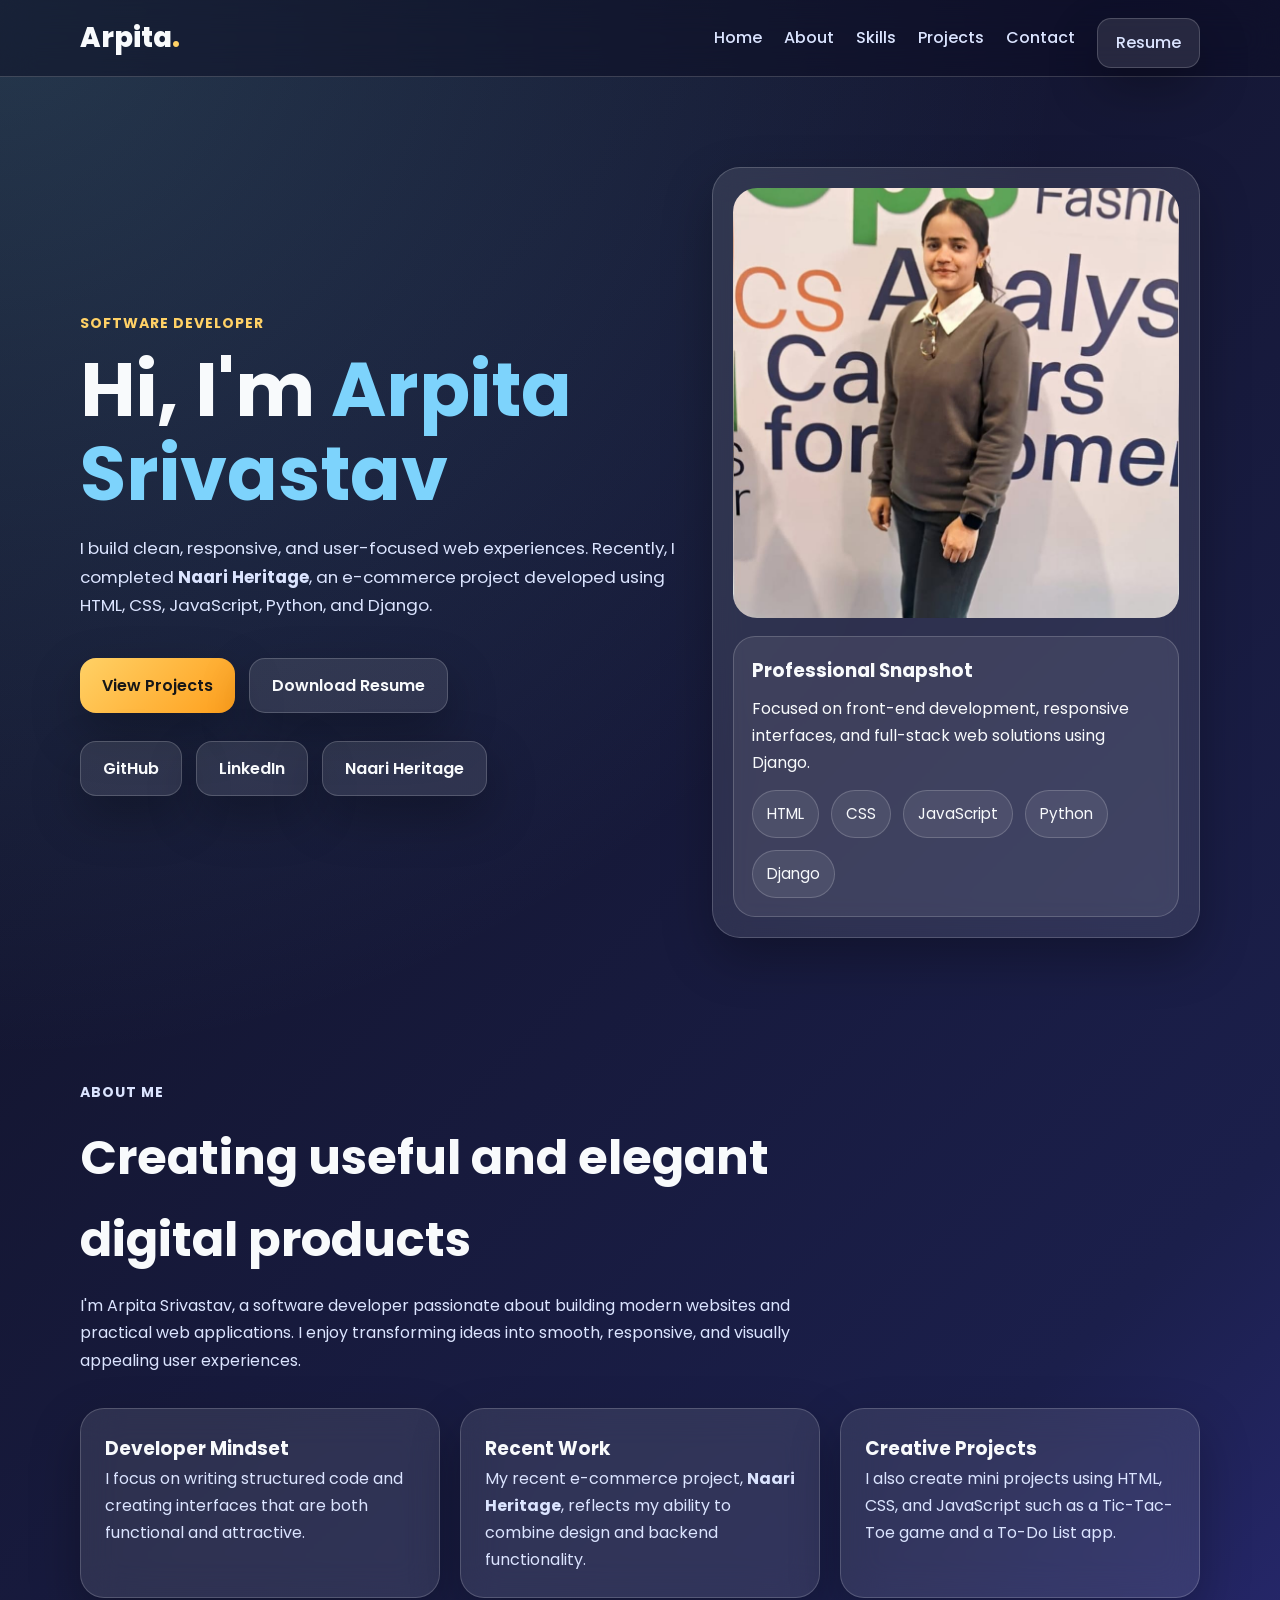
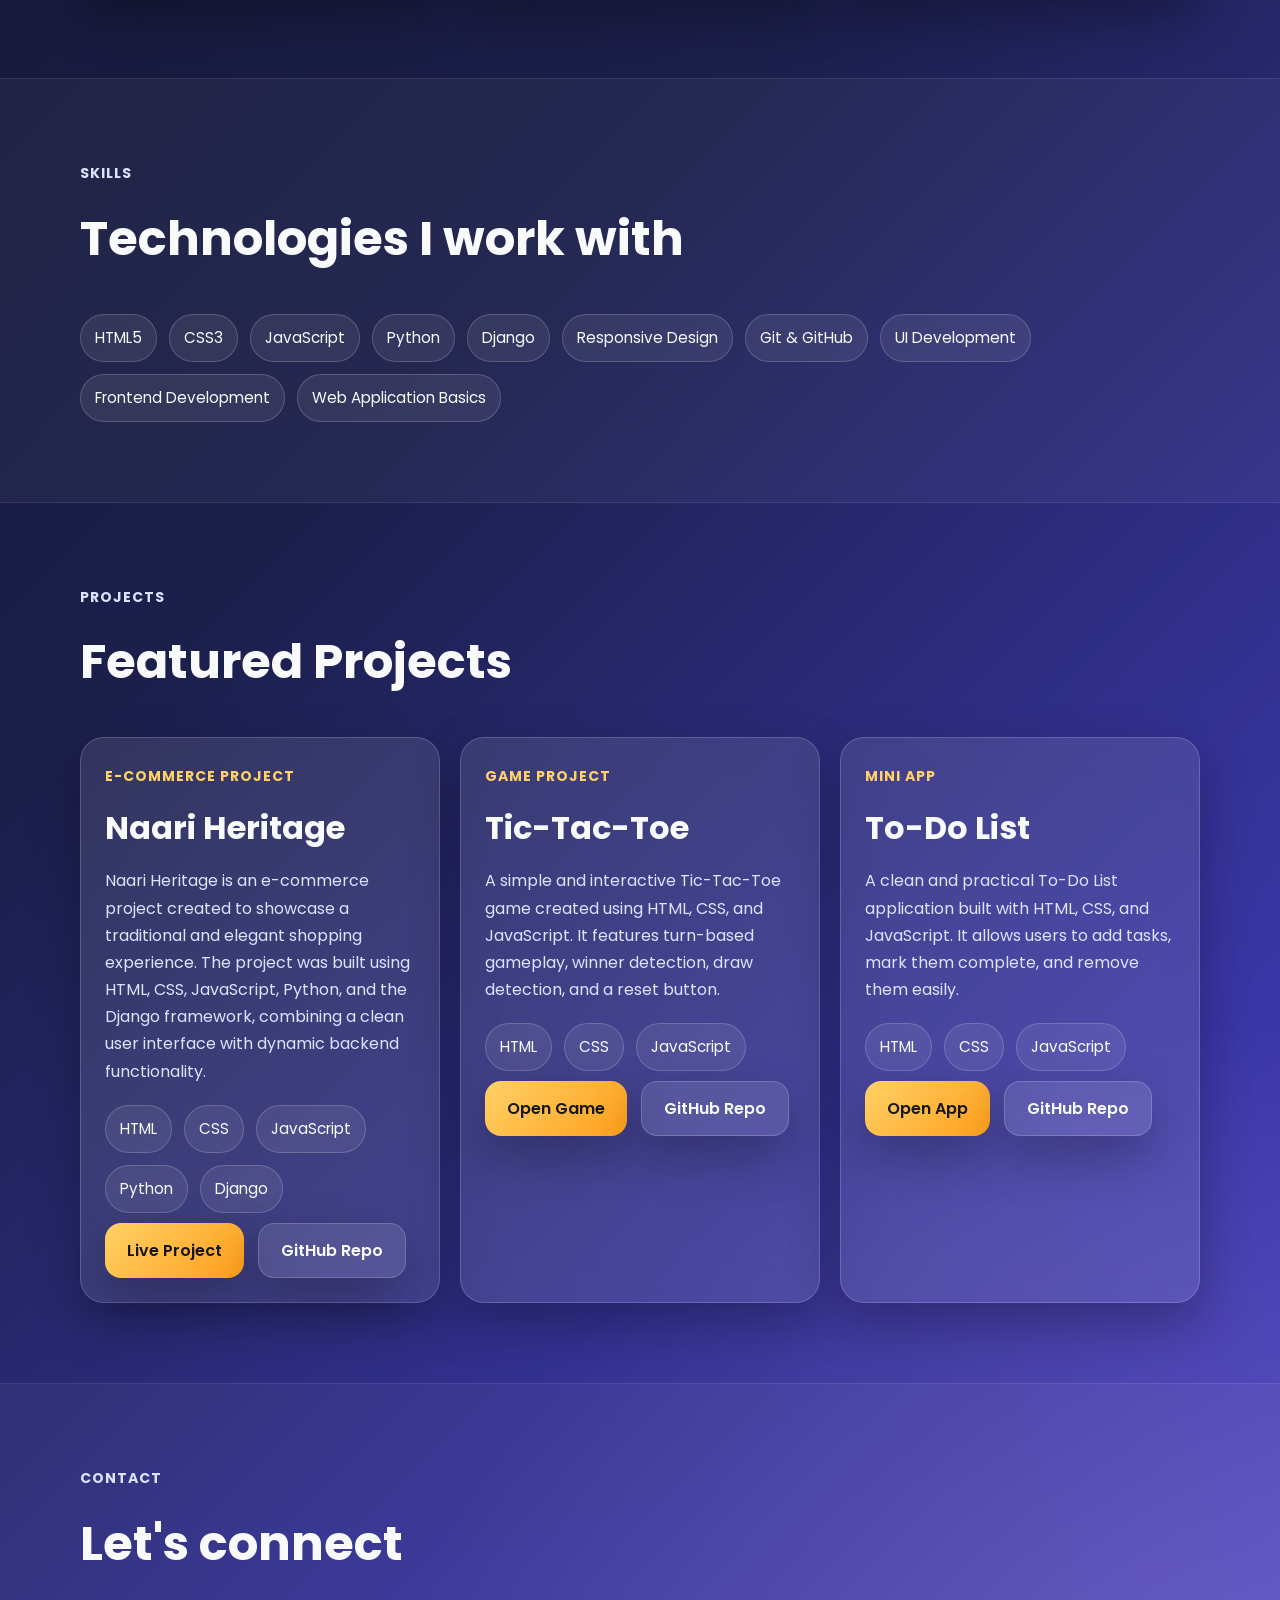
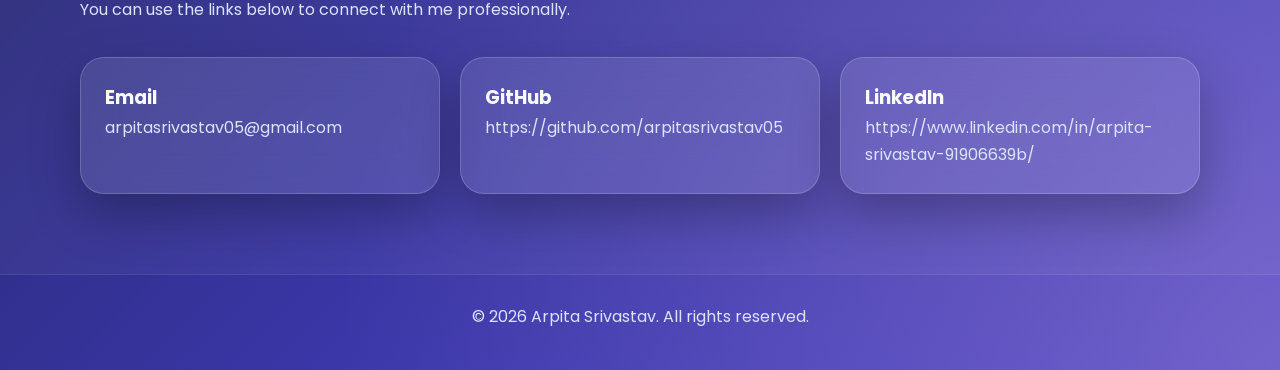
<file: index.html>
<!DOCTYPE html>
<html lang="en">
<head>
  <meta charset="UTF-8" />
  <meta name="viewport" content="width=device-width, initial-scale=1.0" />
  <title>Arpita Srivastav | Software Developer</title>
  <link rel="preconnect" href="https://fonts.googleapis.com">
  <link rel="preconnect" href="https://fonts.gstatic.com" crossorigin>
  <link href="https://fonts.googleapis.com/css2?family=Poppins:wght@300;400;500;600;700;800&display=swap" rel="stylesheet">
  <link rel="stylesheet" href="style.css" />
</head>
<body>
  <header class="header">
    <div class="container nav">
      <a href="#home" class="logo">Arpita<span>.</span></a>
      <nav id="navMenu" class="nav-menu">
        <a href="#home">Home</a>
        <a href="#about">About</a>
        <a href="#skills">Skills</a>
        <a href="#projects">Projects</a>
        <a href="#contact">Contact</a>
        <a href="arpita_resume.pdf" class="btn btn-sm btn-outline" download>Resume</a>
      </nav>
      <button class="menu-btn" id="menuBtn" aria-label="Toggle Menu">☰</button>
    </div>
  </header>

  <main>
    <section class="hero" id="home">
      <div class="container hero-grid">
        <div class="hero-text reveal">
          <p class="eyebrow">Software Developer</p>
          <h1>Hi, I'm <span>Arpita Srivastav</span></h1>
          <p class="hero-desc">
            I build clean, responsive, and user-focused web experiences.
            Recently, I completed <strong>Naari Heritage</strong>, an e-commerce project
            developed using HTML, CSS, JavaScript, Python, and Django.
          </p>

          <div class="hero-buttons">
            <a href="#projects" class="btn btn-primary">View Projects</a>
            <a href="arpita_resume.pdf" class="btn btn-outline" download>Download Resume</a>
          </div>

          <div class="social-buttons">
            <a href="https://github.com/arpitasrivastav05" target="_blank" rel="noopener" class="social-btn">GitHub</a>
            <a href="https://www.linkedin.com/in/arpita-srivastav-91906639b/" target="_blank" rel="noopener" class="social-btn">LinkedIn</a>
            <a href="https://example.com/naari-heritage" target="_blank" rel="noopener" class="social-btn">Naari Heritage</a>
          </div>
        </div>

        <div class="hero-card reveal">
          <div class="photo-frame">
            <img src="images.jpeg" alt="Profile photo placeholder for Arpita Srivastav">
          </div>
          <div class="mini-card">
            <h3>Professional Snapshot</h3>
            <p>Focused on front-end development, responsive interfaces, and full-stack web solutions using Django.</p>
            <div class="tag-wrap">
              <span>HTML</span>
              <span>CSS</span>
              <span>JavaScript</span>
              <span>Python</span>
              <span>Django</span>
            </div>
          </div>
        </div>
      </div>
    </section>

    <section class="section" id="about">
      <div class="container">
        <div class="section-heading reveal">
          <p class="section-tag">About Me</p>
          <h2>Creating useful and elegant digital products</h2>
          <p>
            I'm Arpita Srivastav, a software developer passionate about building modern websites
            and practical web applications. I enjoy transforming ideas into smooth, responsive,
            and visually appealing user experiences.
          </p>
        </div>

        <div class="about-cards">
          <div class="info-card reveal">
            <h3>Developer Mindset</h3>
            <p>I focus on writing structured code and creating interfaces that are both functional and attractive.</p>
          </div>
          <div class="info-card reveal">
            <h3>Recent Work</h3>
            <p>My recent e-commerce project, <strong>Naari Heritage</strong>, reflects my ability to combine design and backend functionality.</p>
          </div>
          <div class="info-card reveal">
            <h3>Creative Projects</h3>
            <p>I also create mini projects using HTML, CSS, and JavaScript such as a Tic-Tac-Toe game and a To-Do List app.</p>
          </div>
        </div>
      </div>
    </section>

    <section class="section alt-section" id="skills">
      <div class="container">
        <div class="section-heading reveal">
          <p class="section-tag">Skills</p>
          <h2>Technologies I work with</h2>
        </div>
        <div class="skills-grid reveal">
          <span class="skill-chip">HTML5</span>
          <span class="skill-chip">CSS3</span>
          <span class="skill-chip">JavaScript</span>
          <span class="skill-chip">Python</span>
          <span class="skill-chip">Django</span>
          <span class="skill-chip">Responsive Design</span>
          <span class="skill-chip">Git & GitHub</span>
          <span class="skill-chip">UI Development</span>
          <span class="skill-chip">Frontend Development</span>
          <span class="skill-chip">Web Application Basics</span>
        </div>
      </div>
    </section>

    <section class="section" id="projects">
      <div class="container">
        <div class="section-heading reveal">
          <p class="section-tag">Projects</p>
          <h2>Featured Projects</h2>
        </div>

        <div class="projects-grid">
          <article class="project-card reveal">
            <div class="project-content">
              <div class="project-label">E-commerce Project</div>
              <h3>Naari Heritage</h3>
              <p>
                Naari Heritage is an e-commerce project created to showcase a traditional and elegant shopping experience.
                The project was built using HTML, CSS, JavaScript, Python, and the Django framework, combining a clean user
                interface with dynamic backend functionality.
              </p>
              <div class="project-stack">
                <span>HTML</span>
                <span>CSS</span>
                <span>JavaScript</span>
                <span>Python</span>
                <span>Django</span>
              </div>
              <div class="project-links">
                <a href="https://example.com/naari-heritage" target="_blank" rel="noopener" class="btn btn-primary">Live Project</a>
                <a href="https://github.com/arpitasrivastav05/Naari-Heritage" target="_blank" rel="noopener" class="btn btn-outline">GitHub Repo</a>
              </div>
            </div>
          </article>

          <article class="project-card reveal">
            <div class="project-content">
              <div class="project-label">Game Project</div>
              <h3>Tic-Tac-Toe</h3>
              <p>
                A simple and interactive Tic-Tac-Toe game created using HTML, CSS, and JavaScript.
                It features turn-based gameplay, winner detection, draw detection, and a reset button.
              </p>
              <div class="project-stack">
                <span>HTML</span>
                <span>CSS</span>
                <span>JavaScript</span>
              </div>
              <div class="project-links">
                <a href="./tic-tac-toe/index.html" class="btn btn-primary">Open Game</a>
                <a href="https://github.com/arpitasrivastav05/Tic-Tac-Toe" target="_blank" rel="noopener" class="btn btn-outline">GitHub Repo</a>
              </div>
            </div>
          </article>

          <article class="project-card reveal">
            <div class="project-content">
              <div class="project-label">Mini App</div>
              <h3>To-Do List</h3>
              <p>
                A clean and practical To-Do List application built with HTML, CSS, and JavaScript.
                It allows users to add tasks, mark them complete, and remove them easily.
              </p>
              <div class="project-stack">
                <span>HTML</span>
                <span>CSS</span>
                <span>JavaScript</span>
              </div>
              <div class="project-links">
                <a href="./to-do-list/index.html" class="btn btn-primary">Open App</a>
                <a href="https://github.com/yourusername/to-do-list" target="_blank" rel="noopener" class="btn btn-outline">GitHub Repo</a>
              </div>
            </div>
          </article>
        </div>
      </div>
    </section>

    <section class="section alt-section" id="contact">
      <div class="container">
        <div class="section-heading reveal">
          <p class="section-tag">Contact</p>
          <h2>Let's connect</h2>
          <p>You can use the links below to connect with me professionally.</p>
        </div>

        <div class="contact-grid">
          <div class="contact-card reveal">
            <h3>Email</h3>
            <p>arpitasrivastav05@gmail.com</p>
          </div>
          <div class="contact-card reveal">
            <h3>GitHub</h3>
            <p><a href="https://github.com/arpitasrivastav05" target="_blank" rel="noopener">https://github.com/arpitasrivastav05</a></p>
          </div>
          <div class="contact-card reveal">
            <h3>LinkedIn</h3>
            <p><a href="https://www.linkedin.com/in/arpita-srivastav-91906639b/" target="_blank" rel="noopener">https://www.linkedin.com/in/arpita-srivastav-91906639b/</a></p>
          </div>
        </div>
      </div>
    </section>
  </main>

  <footer class="footer">
    <div class="container footer-wrap">
      <p>© <span id="year"></span> Arpita Srivastav. All rights reserved.</p>
    </div>
  </footer>

  <script src="script.js"></script>
</body>
</html>
</file>
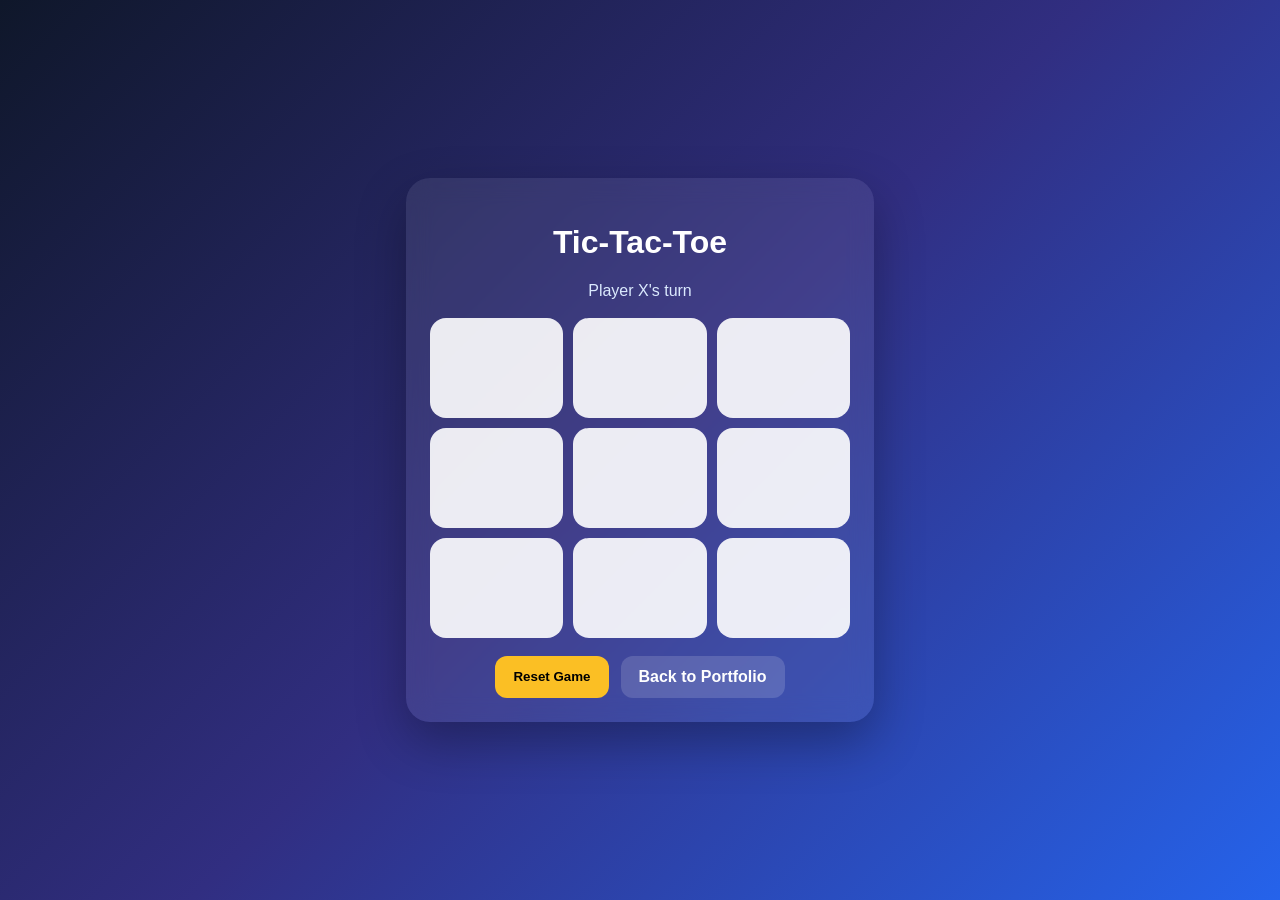
<file: tic-tac-toe/index.html>
<!DOCTYPE html>
<html lang="en">
<head>
  <meta charset="UTF-8">
  <meta name="viewport" content="width=device-width, initial-scale=1.0">
  <title>Tic-Tac-Toe | Arpita Srivastav</title>
  <link rel="stylesheet" href="style.css">
</head>
<body>
  <div class="wrapper">
    <h1>Tic-Tac-Toe</h1>
    <p class="status" id="status">Player X's turn</p>
    <div class="board">
      <button class="cell"></button><button class="cell"></button><button class="cell"></button>
      <button class="cell"></button><button class="cell"></button><button class="cell"></button>
      <button class="cell"></button><button class="cell"></button><button class="cell"></button>
    </div>
    <div class="actions">
      <button id="resetBtn">Reset Game</button>
      <a href="../index.html">Back to Portfolio</a>
    </div>
  </div>

  <div id="popup" class="popup" aria-hidden="true">
    <div class="popup-content" role="dialog" aria-modal="true" aria-labelledby="popupTitle">
      <div class="popup-icon">🏆</div>
      <h2 id="popupTitle">Game Over</h2>
      <p id="popupMessage">Player X wins!</p>
      <button id="popupBtn" type="button">Play Again</button>
    </div>
  </div>

  <script src="script.js"></script>
</body>
</html>
</file>
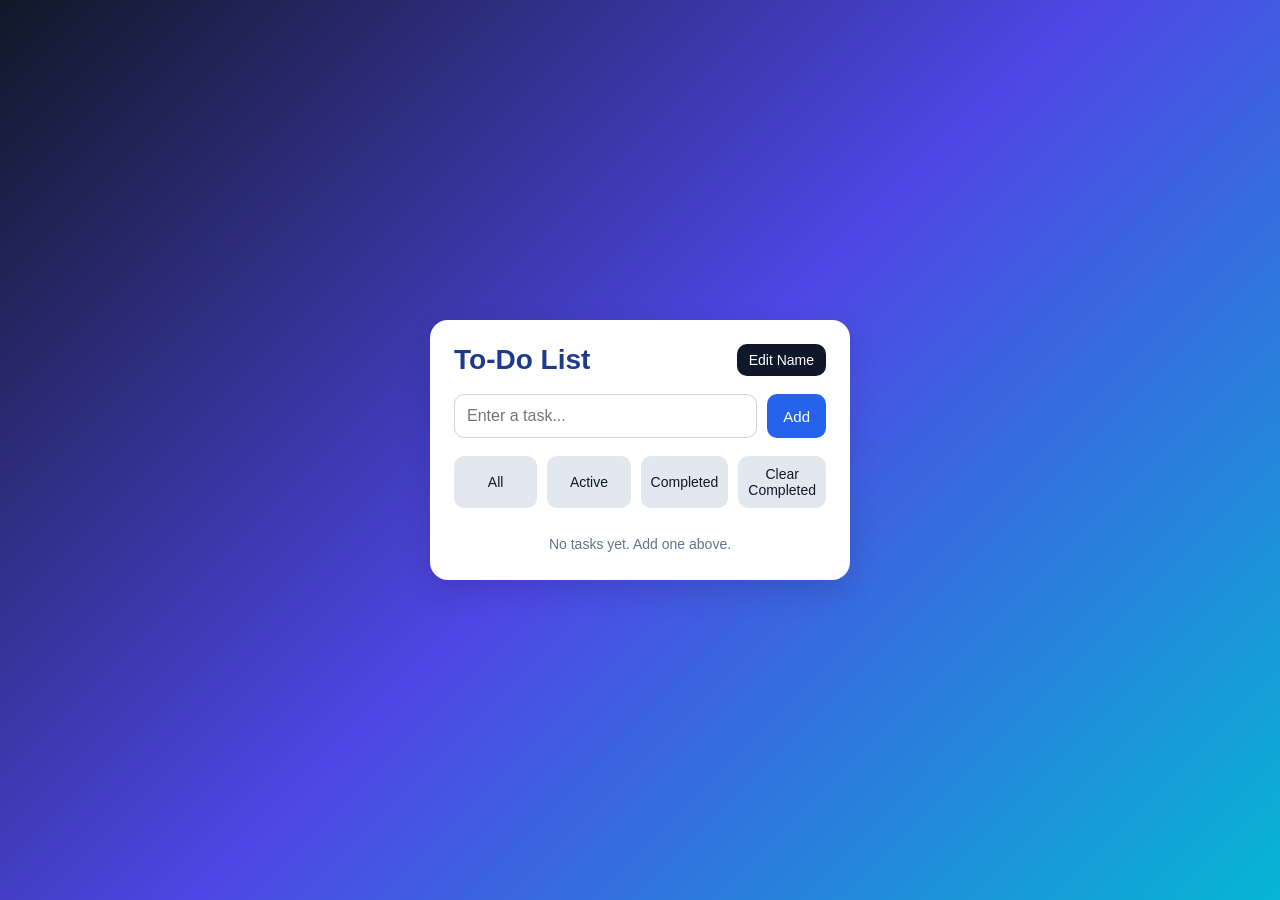
<file: to-do-list/index.html>
<!DOCTYPE html>
<html lang="en">
<head>
  <meta charset="UTF-8">
  <meta name="viewport" content="width=device-width, initial-scale=1.0">
  <title>To-Do List</title>
  <link rel="stylesheet" href="style.css">
</head>
<body>

  <div class="app">
    <div class="title-row">
      <h1 id="listTitle">To-Do List</h1>
      <button id="editTitleBtn" class="title-edit-btn">Edit Name</button>
    </div>

    <div class="input-row">
      <input type="text" id="taskInput" placeholder="Enter a task..." />
      <button id="addTaskBtn">Add</button>
    </div>

    <div class="actions">
      <button id="showAllBtn">All</button>
      <button id="showActiveBtn">Active</button>
      <button id="showCompletedBtn">Completed</button>
      <button id="clearCompletedBtn">Clear Completed</button>
    </div>

    <ul id="taskList"></ul>
    <p id="emptyState" class="empty-state">No tasks yet. Add one above.</p>
  </div>

  <script src="script.js"></script>
</body>
</html>
</file>
<file: style.css>
:root {
  --bg1: #0f1020;
  --bg2: #1b1f4b;
  --bg3: #4f46e5;
  --surface: rgba(255, 255, 255, 0.10);
  --border: rgba(255, 255, 255, 0.18);
  --text: #f8fafc;
  --muted: #dbe4ff;
  --accent: #ffd166;
  --accent-2: #7dd3fc;
  --shadow: 0 20px 50px rgba(0, 0, 0, 0.28);
}
* { margin: 0; padding: 0; box-sizing: border-box; }
html { scroll-behavior: smooth; }
body {
  font-family: "Poppins", sans-serif;
  color: var(--text);
  background:
    radial-gradient(circle at top left, rgba(125, 211, 252, 0.20), transparent 28%),
    radial-gradient(circle at bottom right, rgba(255, 209, 102, 0.20), transparent 25%),
    linear-gradient(135deg, var(--bg1), var(--bg2), var(--bg3));
  min-height: 100vh;
  line-height: 1.7;
}
img { width: 100%; display: block; }
a { text-decoration: none; color: inherit; }
.container { width: min(1120px, 92%); margin: 0 auto; }
.header {
  position: sticky; top: 0; z-index: 1000;
  backdrop-filter: blur(16px);
  background: rgba(9, 11, 31, 0.45);
  border-bottom: 1px solid var(--border);
}
.nav {
  min-height: 76px; display: flex; align-items: center; justify-content: space-between; gap: 20px;
}
.logo { font-size: 1.7rem; font-weight: 800; }
.logo span { color: var(--accent); }
.nav-menu { display: flex; align-items: center; gap: 22px; }
.nav-menu a { color: var(--muted); font-weight: 500; transition: 0.25s ease; }
.nav-menu a:hover { color: #fff; }
.menu-btn {
  display: none; background: var(--surface); color: #fff; border: 1px solid var(--border);
  border-radius: 12px; padding: 10px 14px; cursor: pointer;
}
.hero { padding: 90px 0 60px; }
.hero-grid {
  display: grid; grid-template-columns: 1.1fr 0.9fr; gap: 36px; align-items: center;
}
.eyebrow, .section-tag, .project-label {
  display: inline-block; color: var(--accent); font-weight: 700; letter-spacing: 1px;
  text-transform: uppercase; margin-bottom: 12px; font-size: 0.88rem;
}
.hero h1 { font-size: clamp(2.5rem, 6vw, 4.7rem); line-height: 1.12; margin-bottom: 18px; }
.hero h1 span { color: var(--accent-2); }
.hero-desc, .section-heading p, .info-card p, .contact-card p, .project-content p { color: var(--muted); }
.hero-desc { max-width: 650px; margin-bottom: 28px; font-size: 1.05rem; }
.hero-buttons, .project-links, .social-buttons { display: flex; flex-wrap: wrap; gap: 14px; }
.social-buttons { margin-top: 18px; }
.btn, .social-btn {
  display: inline-flex; align-items: center; justify-content: center; border-radius: 16px;
  padding: 13px 22px; font-weight: 600; transition: transform 0.25s ease;
  border: 1px solid var(--border); box-shadow: var(--shadow);
}
.btn:hover, .social-btn:hover { transform: translateY(-3px); }
.btn-primary { background: linear-gradient(135deg, var(--accent), #ff9f1c); color: #171717; border: none; margin-top: 10px;}
.btn-outline, .social-btn { background: var(--surface); margin-top: 10px;}
.btn-sm { padding: 10px 18px; border-radius: 14px; }
.hero-card, .project-card, .info-card, .contact-card {
  background: var(--surface); border: 1px solid var(--border); box-shadow: var(--shadow); backdrop-filter: blur(18px);
}
.hero-card { border-radius: 28px; padding: 20px; }
.photo-frame { border-radius: 24px; overflow: hidden; min-height: 430px; background: rgba(255,255,255,0.08); }
.photo-frame img { height: 430px; object-fit: cover; }
.mini-card {
  margin-top: 18px; padding: 18px; border-radius: 22px; background: rgba(255,255,255,0.08); border: 1px solid var(--border);
}
.mini-card p { margin: 8px 0 14px; }
.tag-wrap, .project-stack, .skills-grid { display: flex; flex-wrap: wrap; gap: 12px; }
.tag-wrap span, .project-stack span, .skill-chip {
  padding: 10px 14px; border-radius: 999px; background: rgba(255,255,255,0.08); border: 1px solid var(--border); font-size: 0.95rem;
}
.section { padding: 80px 0; }
.alt-section {
  background: rgba(255,255,255,0.04); border-top: 1px solid rgba(255,255,255,0.08); border-bottom: 1px solid rgba(255,255,255,0.08);
}
.section-heading { max-width: 760px; margin-bottom: 34px; }
.section-heading h2 { font-size: clamp(1.9rem, 4vw, 3rem); margin-bottom: 12px; }
.about-cards, .contact-grid, .projects-grid { display: grid; grid-template-columns: repeat(3, 1fr); gap: 20px; }
.info-card, .contact-card, .project-card { padding: 24px; border-radius: 24px; }
.project-content h3 { font-size: 2rem; margin-bottom: 12px; }
.project-content p { margin-bottom: 20px; }
.footer { padding: 28px 0 40px; }
.footer-wrap { text-align: center; color: var(--muted); }
.reveal { opacity: 0; transform: translateY(28px); transition: all 0.7s ease; }
.reveal.active { opacity: 1; transform: translateY(0); }
@media (max-width: 1000px) { .projects-grid { grid-template-columns: 1fr; } }
@media (max-width: 900px) {
  .hero-grid, .about-cards, .contact-grid { grid-template-columns: 1fr; }
  .nav-menu {
    position: absolute; top: 78px; right: 4%; width: min(280px, 92vw); padding: 18px;
    flex-direction: column; align-items: stretch; border-radius: 22px;
    background: rgba(10, 12, 30, 0.95); border: 1px solid var(--border); display: none;
  }
  .nav-menu.show { display: flex; }
  .menu-btn { display: inline-flex; }
  .photo-frame {width: 100%; height: 420px; overflow: hidden; border-radius: 20px; }
  .photo-frame img {width: 100%; height: 100%; object-fit: cover; }

  /* Mobile fix */
  @media (max-width: 768px) {
    .photo-frame { height: 300px; }
  }
  
}
@media (max-width: 560px) {
  .hero { padding-top: 70px; }
  .btn, .social-btn { width: 100%; }
  .hero-buttons, .social-buttons, .project-links { flex-direction: column; }
}
</file>
<file: tic-tac-toe/style.css>
body {
  margin: 0;
  font-family: Arial, sans-serif;
  background: linear-gradient(135deg, #0f172a, #312e81, #2563eb);
  color: white;
  min-height: 100vh;
  display: grid;
  place-items: center;
}

.wrapper {
  width: min(92vw, 420px);
  text-align: center;
  background: rgba(255,255,255,0.08);
  padding: 24px;
  border-radius: 24px;
  box-shadow: 0 20px 50px rgba(0,0,0,0.3);
  backdrop-filter: blur(12px);
}

.status {
  margin-bottom: 18px;
  color: #dbeafe;
}

.board {
  display: grid;
  grid-template-columns: repeat(3, 1fr);
  gap: 10px;
  margin-bottom: 18px;
}

.cell {
  height: 100px;
  border: none;
  border-radius: 16px;
  font-size: 2rem;
  font-weight: bold;
  cursor: pointer;
  background: rgba(255,255,255,0.9);
  transition: transform 0.2s ease, box-shadow 0.2s ease;
}

.cell:hover {
  transform: translateY(-2px);
  box-shadow: 0 10px 20px rgba(0,0,0,0.2);
}

.winner-cell {
  background: #facc15;
  transform: scale(1.04);
  box-shadow: 0 0 18px rgba(250, 204, 21, 0.8);
}

.actions {
  display: flex;
  gap: 12px;
  justify-content: center;
  flex-wrap: wrap;
}

button, a {
  padding: 12px 18px;
  border-radius: 12px;
  border: none;
  text-decoration: none;
  cursor: pointer;
  font-weight: 600;
}

a {
  background: rgba(255,255,255,0.15);
  color: white;
}

#resetBtn {
  background: #fbbf24;
}

.popup {
  position: fixed;
  inset: 0;
  display: flex;
  align-items: center;
  justify-content: center;
  background: rgba(15, 23, 42, 0.7);
  opacity: 0;
  visibility: hidden;
  transition: opacity 0.25s ease;
  padding: 20px;
}

.popup.show {
  opacity: 1;
  visibility: visible;
}

.popup-content {
  width: min(92vw, 340px);
  background: #ffffff;
  color: #111827;
  border-radius: 22px;
  padding: 28px 22px;
  text-align: center;
  box-shadow: 0 25px 60px rgba(0,0,0,0.3);
  transform: translateY(18px) scale(0.95);
  transition: transform 0.25s ease;
}

.popup.show .popup-content {
  transform: translateY(0) scale(1);
}

.popup-icon {
  font-size: 2.8rem;
  margin-bottom: 8px;
}

#popupTitle {
  margin: 0 0 8px;
}

#popupMessage {
  margin: 0 0 18px;
  color: #4b5563;
}

#popupBtn {
  background: linear-gradient(135deg, #2563eb, #7c3aed);
  color: white;
  width: 100%;
}
</file>
<file: to-do-list/style.css>
* {
      box-sizing: border-box;
      margin: 0;
      padding: 0;
      font-family: Arial, sans-serif;
    }

    body {
      min-height: 100vh;
      display: flex;
      align-items: center;
      justify-content: center;
      background: linear-gradient(135deg, #111827, #4f46e5, #06b6d4);
      padding: 20px;
    }

    .app {
      width: 100%;
      max-width: 420px;
      background: #ffffff;
      border-radius: 18px;
      padding: 24px;
      box-shadow: 0 12px 30px rgba(0, 0, 0, 0.12);
    }

    h1 {
      text-align: center;
      margin-bottom: 0;
      color: #1e3a8a;
      font-size: 28px;
    }

    .title-row {
      display: flex;
      align-items: center;
      justify-content: space-between;
      gap: 12px;
      margin-bottom: 18px;
    }

    .title-edit-btn {
      background: #0f172a;
      padding: 8px 12px;
      font-size: 14px;
      white-space: nowrap;
    }

    .title-edit-btn:hover {
      background: #1e293b;
    }

    

    .input-row {
      display: flex;
      gap: 10px;
      margin-bottom: 18px;
    }

    input {
      flex: 1;
      padding: 12px;
      border: 1px solid #cbd5e1;
      border-radius: 10px;
      font-size: 16px;
      outline: none;
    }

    input:focus {
      border-color: #3b82f6;
    }

    button {
      border: none;
      background: #2563eb;
      color: white;
      padding: 12px 16px;
      border-radius: 10px;
      cursor: pointer;
      font-size: 15px;
      transition: 0.2s ease;
    }

    button:hover {
      background: #1d4ed8;
    }

    ul {
      list-style: none;
    }

    li {
      display: flex;
      align-items: center;
      justify-content: space-between;
      background: #f8fafc;
      padding: 12px 14px;
      border-radius: 12px;
      margin-bottom: 10px;
      gap: 10px;
    }

    .task-text {
      flex: 1;
      cursor: pointer;
      color: #1e293b;
    }

    .completed {
      text-decoration: line-through;
      color: #94a3b8;
    }

    .delete-btn {
      background: #ef4444;
      padding: 8px 12px;
      font-size: 14px;
    }

    .delete-btn:hover {
      background: #dc2626;
    }

    .empty-state {
      text-align: center;
      color: #64748b;
      padding: 12px 0 4px;
      font-size: 14px;
    }

    
    .actions {
      display: flex;
      gap: 10px;
      margin-bottom: 16px;
    }

    .actions button {
      flex: 1;
      padding: 10px;
      font-size: 14px;
      background: #e2e8f0;
      color: #0f172a;
    }

    .actions button:hover {
      background: #cbd5e1;
    }

      
    .task-left {
      display: flex;
      align-items: center;
      gap: 10px;
      flex: 1;
      min-width: 0;
    }

    .task-left input[type="checkbox"] {
      width: 18px;
      height: 18px;
      cursor: pointer;
    }

    .task-buttons {
      display: flex;
      gap: 8px;
    }

    

    .edit-btn:hover {
      background: #d97706;
    }
</file>
